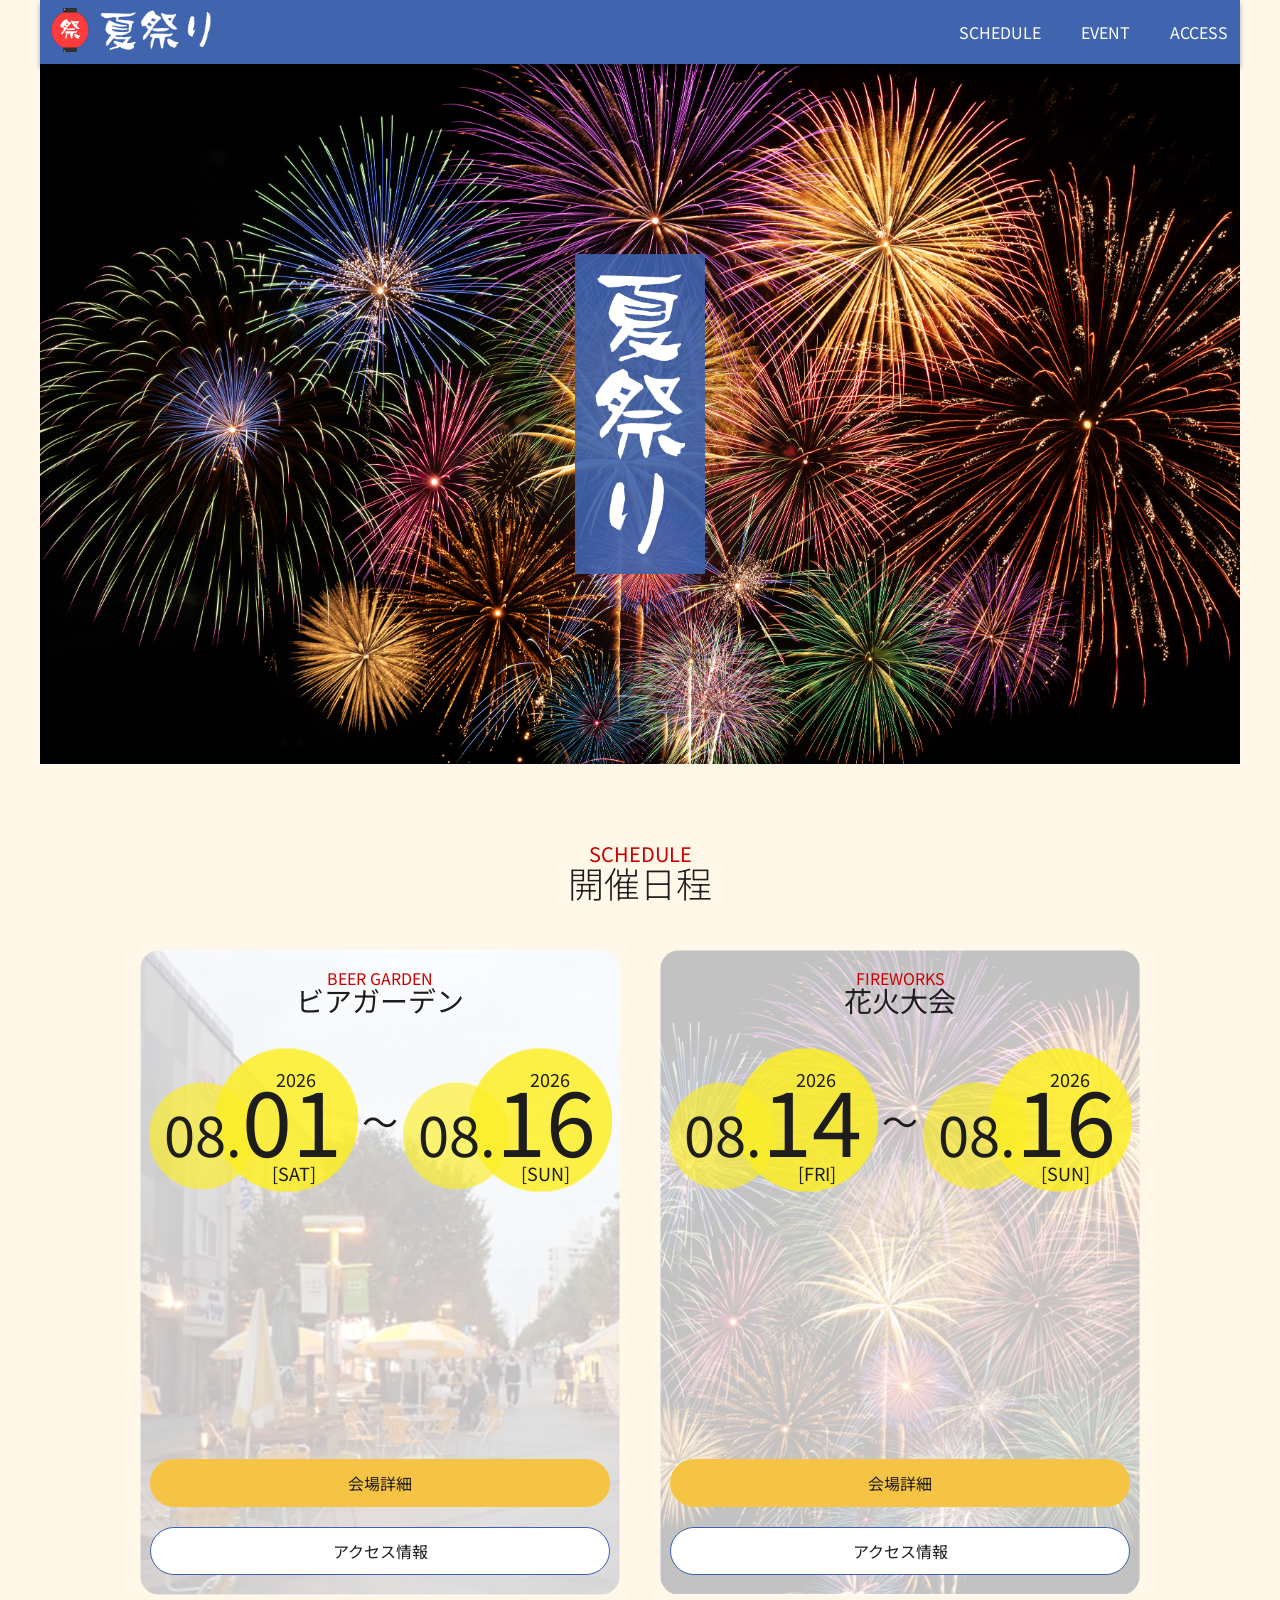
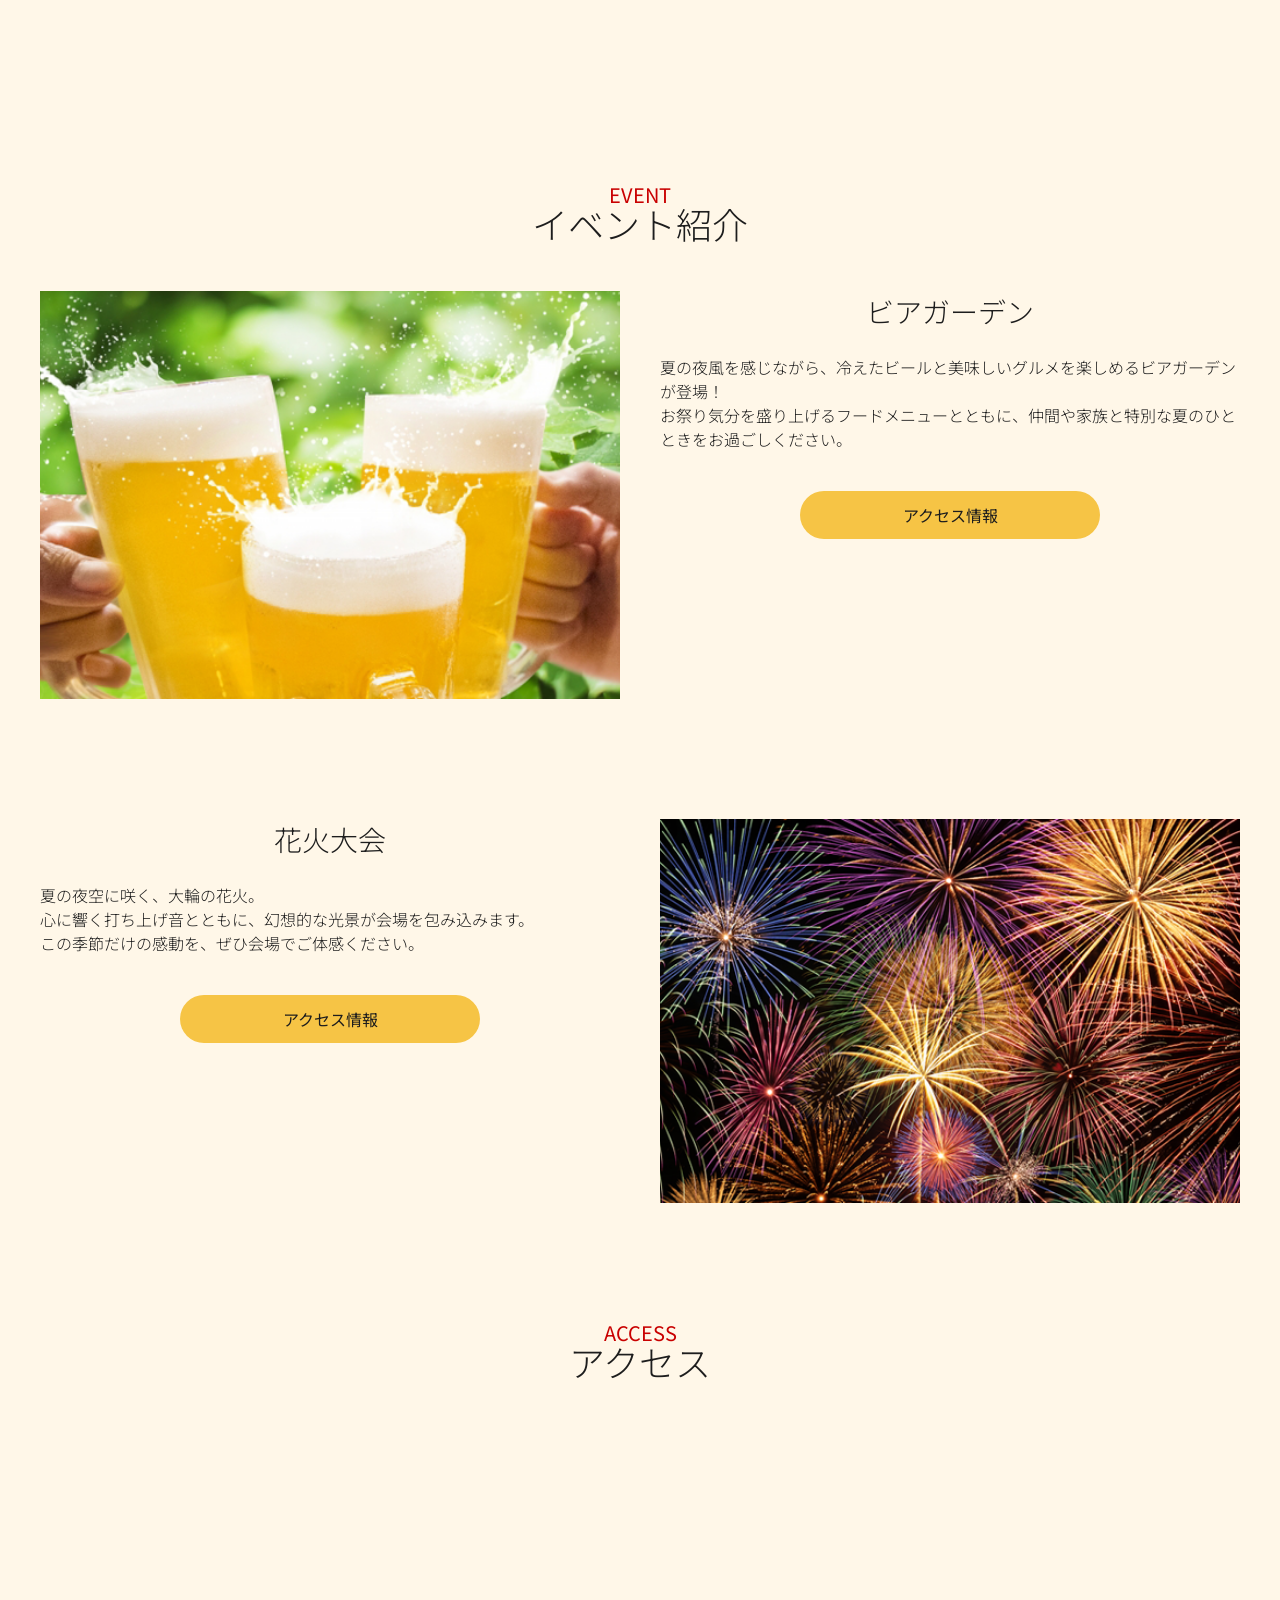
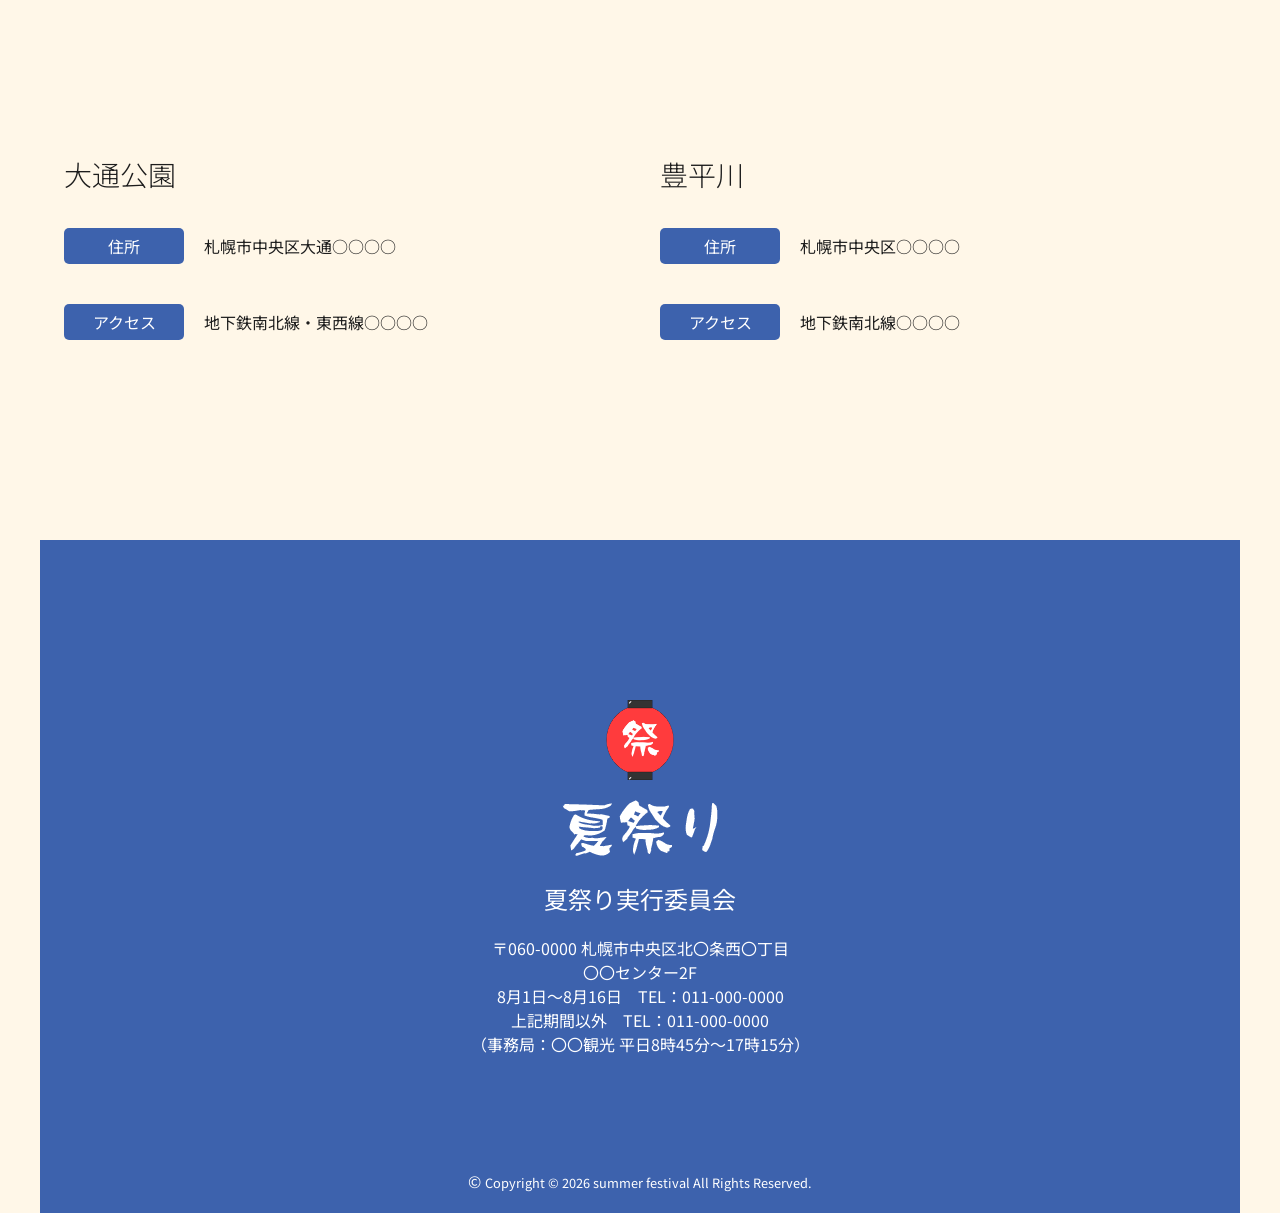
<file: natumaturi/index.html>
<!doctype html>
<html lang="en">
  <head>
    <meta charset="UTF-8" />
    <meta name="viewport" content="width=device-width, initial-scale=1.0" />
    <link rel="stylesheet" href="css/ress.min.css" />
    <link rel="stylesheet" href="css/style.css" />

    <title>仮想夏祭りサイト</title>
  </head>
  <body>
    <div class="wrap">
      <header>
        <h1>
          <a href="index.html">
            <div class="header-title"><img src="img/natumaturi_title.png" alt="夏祭りタイトル文字" /></div>
          </a>
        </h1>
        <div class="header-nav">
          <nav class="desktop-nav" aria-label="PCメニュー">
            <ul>
              <li><a href="#schedule">SCHEDULE</a></li>
              <li><a href="#event">EVENT</a></li>
              <li><a href="#access">ACCESS</a></li>
            </ul>
          </nav>
          <nav class="mobile-nav" aria-label="モバイルメニュー">
            <div>
              <ul>
                <li><a href="#schedule">SCHEDULE</a></li>
                <li><a href="#event">EVENT</a></li>
                <li><a href="#access">ACCESS</a></li>
              </ul>
            </div>
          </nav>
          <button class="hamburger" aria-label="モバイルメニュー開閉ボタン">
            <span class="hamburger-line"></span>
            <span class="hamburger-line"></span>
            <span class="hamburger-line"></span>
          </button>
        </div>
        <div class="hamburger-overlay"></div>
      </header>
      <main>
        <div class="main-visual">
          <img src="img/natumaturi-title.png" alt="夏祭りタイトル文字" />
        </div>

        <section id="schedule">
          <h2>
            <span class="h2-en">SCHEDULE</span>
            <span class="h2-jp">開催日程</span>
          </h2>
          <div class="schedule-container">
            <div class="schedule-card bg-beer-garden">
              <dl>
                <dt>
                  <span class="schedule-title-en">BEER GARDEN</span>
                  <span class="schedule-title-ja">ビアガーデン</span>
                </dt>
                <dd class="schedule-content">
                  <time datetime="2026-08-01">
                    <span class="text-year">2026</span>
                    <div class="time-item">
                      <span class="text-month">08.</span>
                      <span class="text-day">01</span>
                    </div>
                    <span class="text-week">[SAT]</span>
                  </time>
                  <span class="time-nami-item">～</span>
                  <time datetime="2026-08-16">
                    <span class="text-year">2026</span>
                    <div class="time-item">
                      <span class="text-month">08.</span>
                      <span class="text-day">16</span>
                    </div>
                    <span class="text-week">[SUN]</span>
                  </time>
                </dd>
              </dl>
              <div class="schedule-card-buttons">
                <div class="schedule-card-button description"><a href="#beer-garden">会場詳細</a></div>
                <div class="schedule-card-button access"><a href="#access">アクセス情報</a></div>
              </div>
            </div>
            <div class="schedule-card bg-fireworks">
              <dl>
                <dt>
                  <span class="schedule-title-en">FIREWORKS</span>
                  <span class="schedule-title-ja">花火大会</span>
                </dt>
                <dd class="schedule-content">
                  <time datetime="2026-08-14">
                    <span class="text-year">2026</span>
                    <div class="time-item">
                      <span class="text-month">08.</span>
                      <span class="text-day">14</span>
                    </div>
                    <span class="text-week">[FRI]</span>
                  </time>
                  <span class="time-nami-item">～</span>
                  <time datetime="2026-08-16">
                    <span class="text-year">2026</span>
                    <div class="time-item">
                      <span class="text-month">08.</span>
                      <span class="text-day">16</span>
                    </div>
                    <span class="text-week">[SUN]</span>
                  </time>
                </dd>
              </dl>
              <div class="schedule-card-buttons">
                <div class="schedule-card-button description"><a href="#fireworks">会場詳細</a></div>
                <div class="schedule-card-button access"><a href="#access">アクセス情報</a></div>
              </div>
            </div>
          </div>
        </section>

        <section id="event">
          <h2>
            <span class="h2-en">EVENT</span>
            <span class="h2-jp">イベント紹介</span>
          </h2>
          <div class="event-container">
            <div class="event-item" id="beer-garden">
              <div class="event-bg beer-garden"></div>
              <div class="event-content">
                <div class="event-text">
                  <h3 class="event-h3" >ビアガーデン</h3>
                  <p>夏の夜風を感じながら、冷えたビールと美味しいグルメを楽しめるビアガーデンが登場！</p>
                  <p>お祭り気分を盛り上げるフードメニューとともに、仲間や家族と特別な夏のひとときをお過ごしください。</p>
                </div>
                <div class="event-access"><a href="#access">アクセス情報</a></div>
              </div>
            </div>

            <div class="event-item reverse" id="fireworks">
              <div class="event-bg fireworks event-img-reverse"></div>
              <div class="event-content">
                <div class="event-text">
                  <h3 class="event-h3">花火大会</h3>
                  <p>夏の夜空に咲く、大輪の花火。</p>
                  <p>心に響く打ち上げ音とともに、幻想的な光景が会場を包み込みます。</p>
                  <p>この季節だけの感動を、ぜひ会場でご体感ください。</p>
                </div>
                <div class="event-access"><a href="#access">アクセス情報</a></div>
              </div>
            </div>
          </div>
        </section>

        <section  id="access">
          <h2>
            <span class="h2-en">ACCESS</span>
            <span class="h2-jp">アクセス</span>
          </h2>
          <div class="access-container">
            <div class="access-inner">
              <iframe
                src="https://www.google.com/maps/embed?pb=!1m18!1m12!1m3!1d11660.684196101125!2d141.34537997512996!3d43.058869943051!2m3!1f0!2f0!3f0!3m2!1i1024!2i768!4f13.1!3m3!1m2!1s0x5f0b295148c5d329%3A0xe6cb236ed20e09e!2z5aSn6YCa5YWs5ZyS!5e0!3m2!1sja!2sjp!4v1778447767438!5m2!1sja!2sjp"
                width="600"
                height="450"
                style="border: 0"
                allowfullscreen=""
                loading="lazy"
                referrerpolicy="no-referrer-when-downgrade"
              ></iframe>
              <h3 class="access-h3">大通公園</h3>
              <dl>
                <div class="access-item">
                  <dt>住所</dt>
                  <dd>札幌市中央区大通○○○○</dd>
                </div>
                <div class="access-item">
                  <dt>アクセス</dt>
                  <dd>地下鉄南北線・東西線○○○○</dd>
                </div>
              </dl>
            </div>
            <div class="access-inner">
              <iframe
                src="https://www.google.com/maps/embed?pb=!1m18!1m12!1m3!1d1457.9898596972191!2d141.3565062218377!3d43.04185820471039!2m3!1f0!2f0!3f0!3m2!1i1024!2i768!4f13.1!3m3!1m2!1s0x5f0b2a23667a656b%3A0x98dc98afec55a1f!2z44CSMDY0LTA5MTQg5YyX5rW36YGT5pyt5bmM5biC5Lit5aSu5Yy65Y2X77yR77yU5p2h6KW_77yR5LiB55uu!5e0!3m2!1sja!2sjp!4v1778447934813!5m2!1sja!2sjp"
                width="600"
                height="450"
                style="border: 0"
                allowfullscreen=""
                loading="lazy"
                referrerpolicy="no-referrer-when-downgrade"
              ></iframe>
              <h3 class="access-h3">豊平川</h3>
              <dl>
                <div class="access-item">
                  <dt>住所</dt>
                  <dd>札幌市中央区○○○○</dd>
                </div>
                <div class="access-item">
                  <dt>アクセス</dt>
                  <dd>地下鉄南北線○○○○</dd>
                </div>
              </dl>
            </div>
          </div>
        </section>
      </main>
    </div>
    <footer>
      <div class="footer-img">
        <div class="footer-icon"><img src="img/natumaturi_icon.png" alt="夏祭りのアイコン" /></div>
        <div class="footer-title"><img src="img/natumaturi_title.png" alt="" /></div>
        <p class="maturi-text">夏祭り実行委員会</p>
        <p>
          〒060-0000 札幌市中央区北〇条西〇丁目<br />
          〇〇センター2F
        </p>
        <p>8月1日～8月16日　TEL：011-000-0000</p>
        <p>上記期間以外　TEL：011-000-0000</p>
        <p class="footer-last-text">（事務局：〇〇観光 平日8時45分～17時15分）</p>
      </div>
      <p class="copy">&copy; <small>Copyright © 2026 summer festival All Rights Reserved.</small></p>
    </footer>
    <script src="js/main.js"></script>
  </body>
</html>
</file>
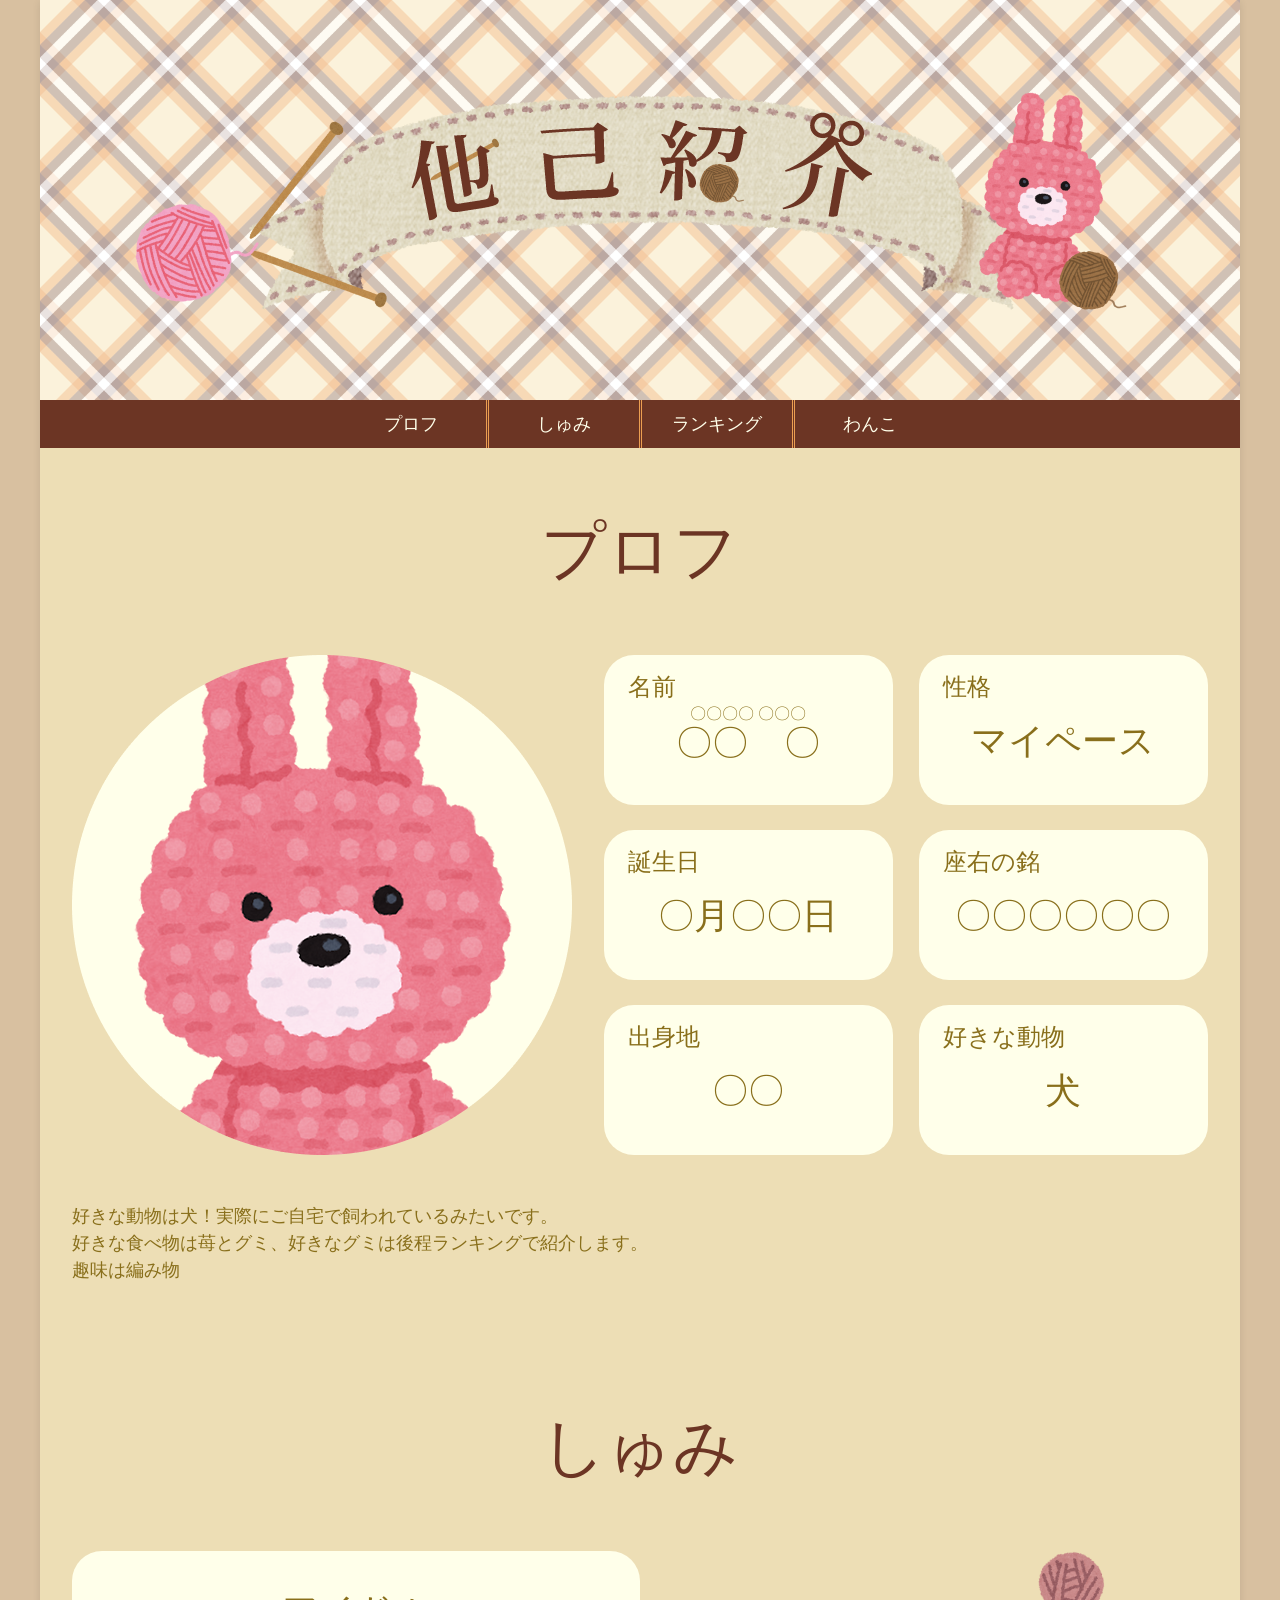
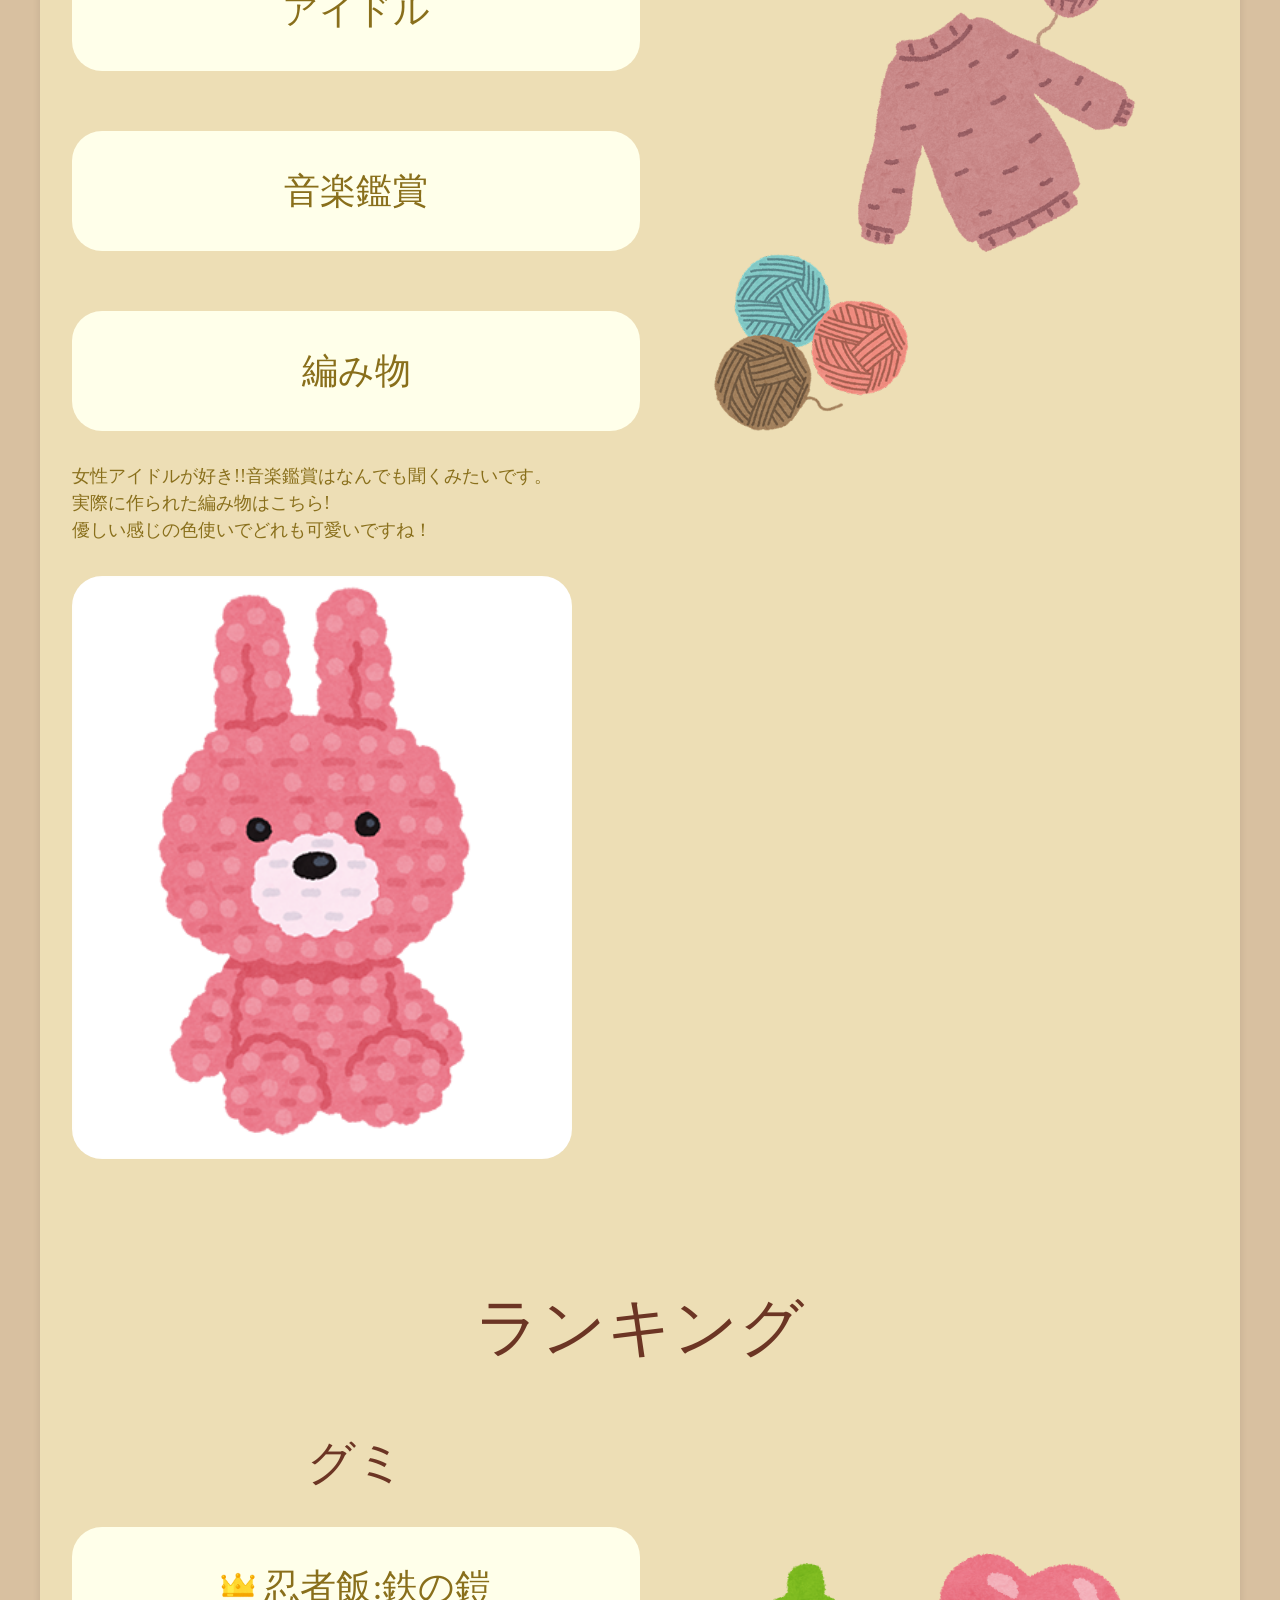
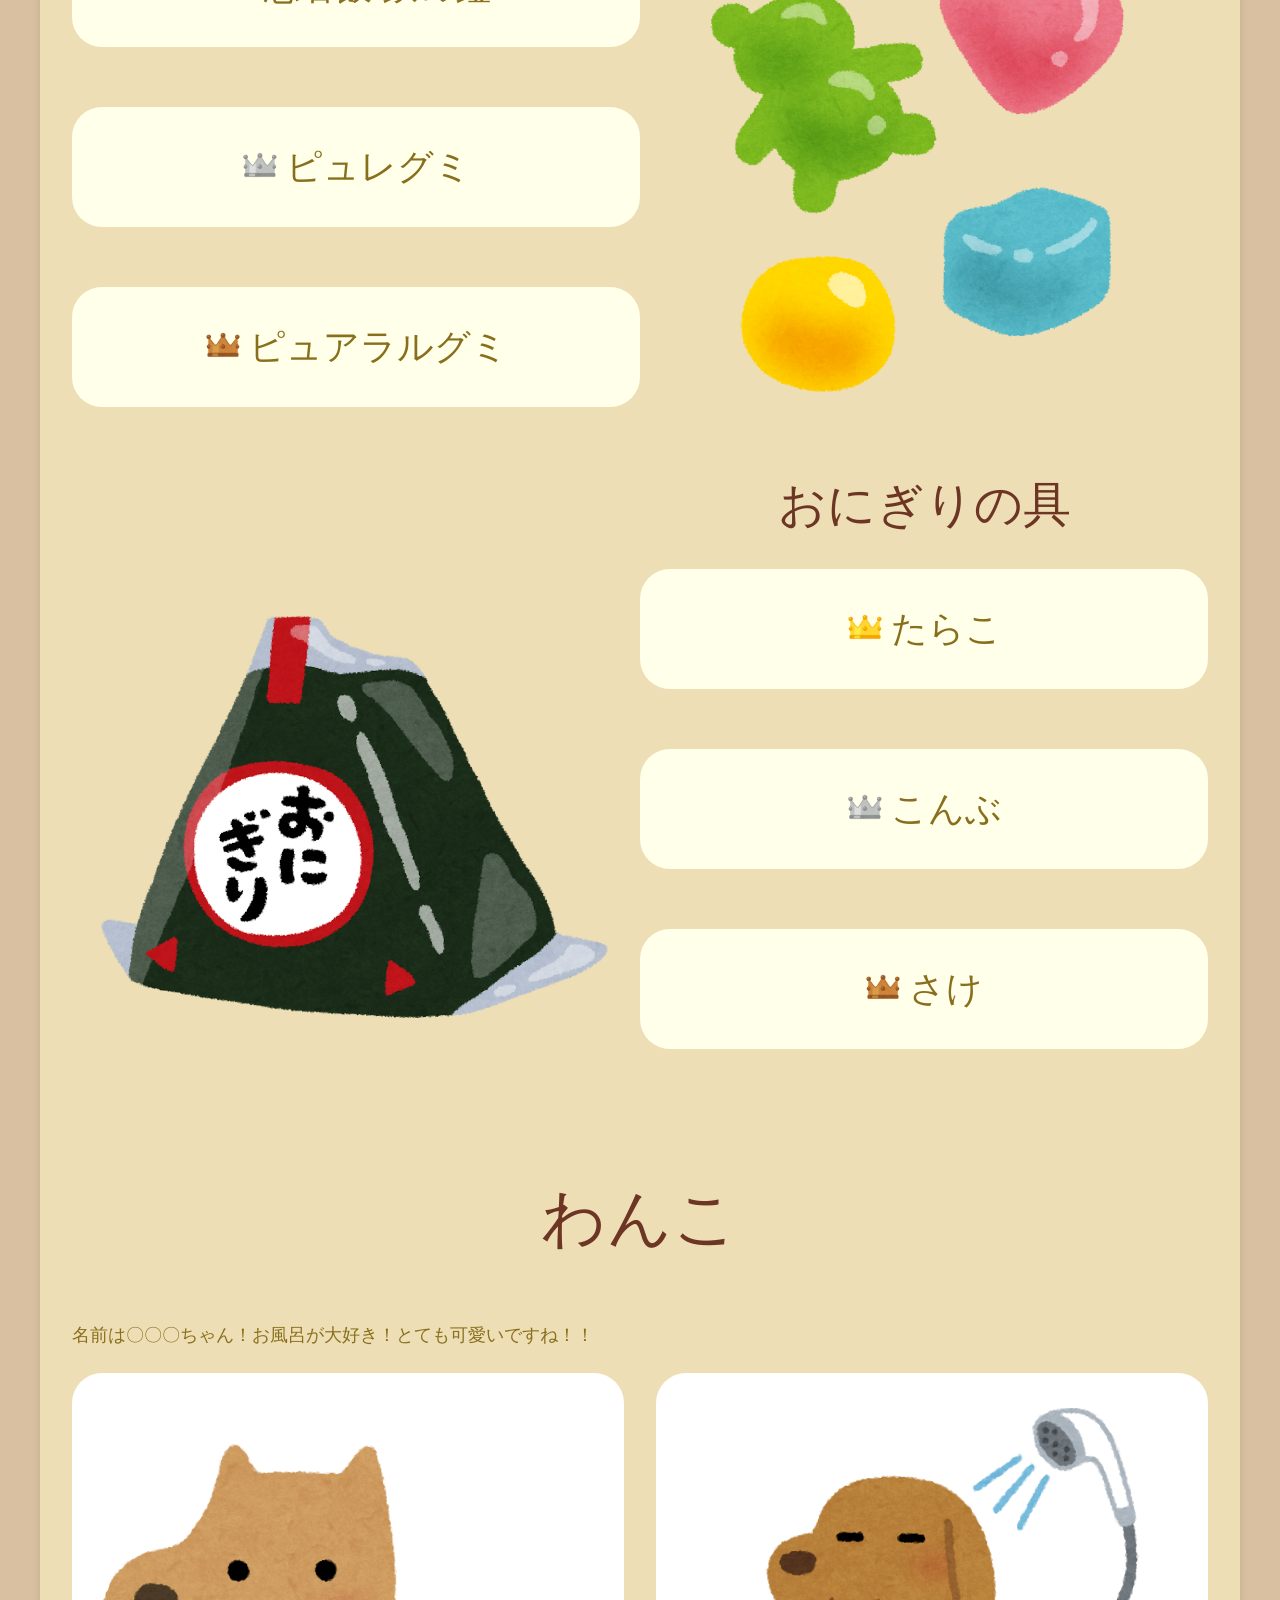
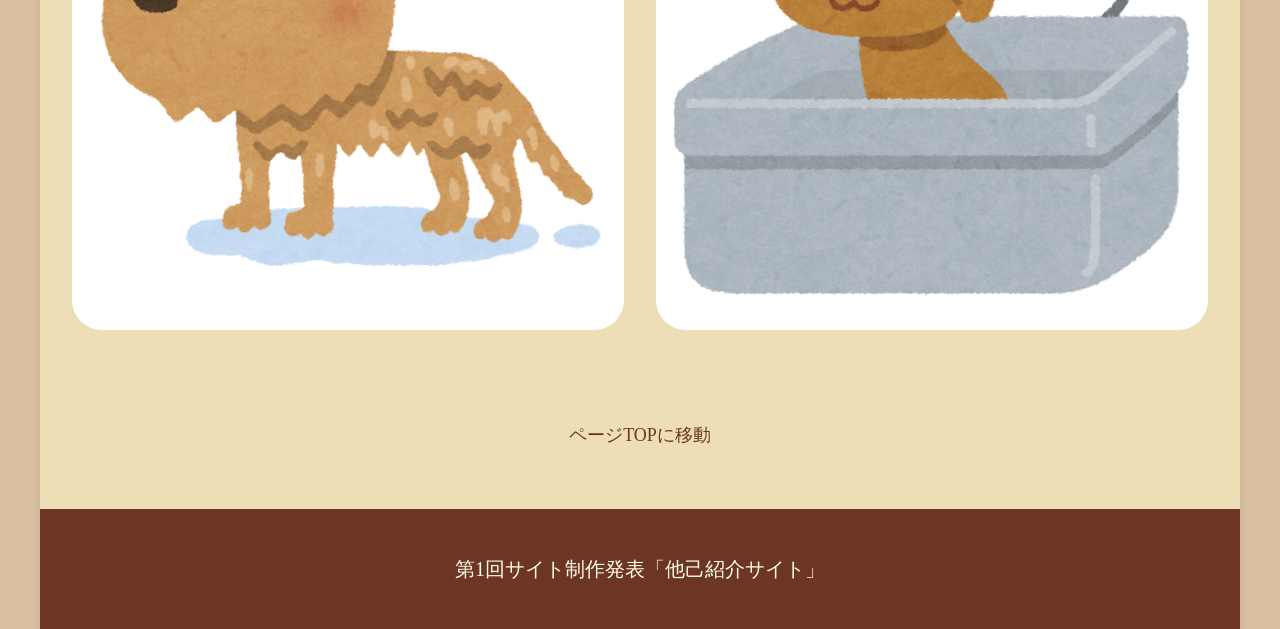
<file: portfolio1/index.html>
<!doctype html>
<html lang="ja">
  <head>
    <meta charset="UTF-8" />
    <meta name="viewport" content="width=device-width, initial-scale=1.0" />
    <link rel="stylesheet" href="css/ress.min.css" />
    <link rel="stylesheet" href="css/style.css" />
    <title>第1回サイト制作発表「他己紹介サイト」</title>
  </head>
  <body>
    <div class="container">
      <header id="header" class="header">
        <h1><img src="img/takosyoukai_title.png" alt="他己紹介" /></h1>
        <nav>
          <ul class="nav">
            <li><a href="#profile">プロフ</a></li>
            <li><a href="#hobby">しゅみ</a></li>
            <li><a href="#ranking">ランキング</a></li>
            <li><a href="#dogs">わんこ</a></li>
          </ul>
        </nav>
      </header>
      <main>
        <article class="profile-section">
          <section id="profile">
            <h2>プロフ</h2>
            <div class="profile_box">
              <div class="profile_image">
                <img src="img/profile_img.png" alt="プロフィール画像" />
              </div>
              <div class="profile_group1">
                <dl>
                  <dt>名前</dt>
                  <dd class="furigana_row">
                    <span class="furigana_sei">〇〇〇〇</span>
                    <span class="furigana_mei">〇〇〇</span>
                  </dd>
                  <dd class="seimei">〇〇　〇</dd>
                </dl>
                <dl>
                  <dt>誕生日</dt>
                  <dd>〇月〇〇日</dd>
                </dl>
                <dl>
                  <dt>出身地</dt>
                  <dd>〇〇</dd>
                </dl>
              </div>
              <div class="profile_group2">
                <dl>
                  <dt>性格</dt>
                  <dd>マイペース</dd>
                </dl>
                <dl>
                  <dt>座右の銘</dt>
                  <dd>〇〇〇〇〇〇</dd>
                </dl>
                <dl>
                  <dt>好きな動物</dt>
                  <dd>犬</dd>
                </dl>
              </div>
            </div>
            <p class="profile_text">
              好きな動物は犬！実際にご自宅で飼われているみたいです。<br />
              好きな食べ物は苺とグミ、好きなグミは後程ランキングで紹介します。<br />
              趣味は編み物
            </p>
          </section>
          <section id="hobby">
            <h2>しゅみ</h2>
            <div class="hobby_box">
              <ul>
                <li><span>アイドル</span></li>
                <li><span>音楽鑑賞</span></li>
                <li><span>編み物</span></li>
              </ul>
              <div class="hobby_bg"></div>
            </div>
            <p class="hobby_text">
              女性アイドルが好き!!音楽鑑賞はなんでも聞くみたいです。<br />
              実際に作られた編み物はこちら!<br />
              優しい感じの色使いでどれも可愛いですね！
            </p>
            <div class="hobby_img">
              <img src="img/toy_amigurumi_nuigurumi.png" alt="編み物" />
            </div>
          </section>
          <section id="ranking">
            <h2>ランキング</h2>
            <div class="gumi_box">
              <div>
                <h3>グミ</h3>
                <ol>
                  <li><span class="icon_text icon_gold">忍者飯:鉄の鎧</span></li>
                  <li><span class="icon_text icon_silver">ピュレグミ</span></li>
                  <li><span class="icon_text icon_bronze">ピュアラルグミ</span></li>
                </ol>
              </div>
              <div class="gumi_bg"></div>
            </div>
            <div class="onigiri_box">
              <div>
                <h3>おにぎりの具</h3>
                <ol>
                  <li><span class="icon_text icon_gold">たらこ</span></li>
                  <li><span class="icon_text icon_silver">こんぶ</span></li>
                  <li><span class="icon_text icon_bronze">さけ</span></li>
                </ol>
              </div>
              <div class="onigiri_bg"></div>
            </div>
          </section>
          <section id="dogs">
            <h2>わんこ</h2>
            <p class="dogs_text">名前は〇〇〇ちゃん！お風呂が大好き！とても可愛いですね！！</p>
            <div class="dogs_box">
              <div class="dogs_img">
                <img class="pinotyan" src="img/pet_hoso_dog.png" alt="〇〇〇ちゃん０１" />
              </div>
              <div class="dogs_img">
                <img src="img/pet_dog_bath.png" alt="〇〇〇ちゃん０２" />
              </div>
            </div>
          </section>
        </article>
        <p class="top_text"><a href="#header">ページTOPに移動</a></p>
      </main>
      <footer><p>第1回サイト制作発表「他己紹介サイト」</p></footer>
    </div>
  </body>
</html>
</file>
<file: natumaturi/css/style.css>
@charset "utf-8";

@import url("https://fonts.googleapis.com/css2?family=Noto+Sans+JP:wght@400;500;700&display=swap");

/* 共通 */

html {
  scroll-behavior: smooth;
}

body {
  font-family: "Noto Sans JP", sans-serif;
  background-color: #fff7e8;
  color: #1d1d1d;
  font-size: 16px;
}

.wrap {
  width: 100%;
  margin: 0 auto;
}

h2 {
  display: flex;
  flex-direction: column;
}

.h2-en {
  font-weight: 300;
  text-align: center;
  font-size: 20px;
  font-weight: 400;
  color: #c90000;
  line-height: 1em;
}

.h2-jp {
  font-size: 36px;
  font-weight: 300;
  text-align: center;
  color: #1d1d1d;
  margin-bottom: 50px;
  line-height: 1em;
}

.event-h3 {
  font-size: 28px;
  font-weight: 300;
  text-align: center;
  margin-bottom: 24px;
}

a {
  text-decoration: none;
  color: #1d1d1d;
}

/* ヘッダー */

header {
  background-color: #3d62adfa;
  position: sticky;
  top: 0;
  z-index: 10;
  box-shadow: 0 4px 5px rgba(0, 0, 0, 0.3);
  display: flex;
  justify-content: space-between;
  height: 64px;
  width: 100%;
  padding: 8px 12px 8px 8px;
}

.header-title {
  display: flex;
  align-items: center;
  gap: 8px;
}

.header-title img {
  height: 40px;
  width: auto;
}

.header-title::before {
  content: "";
  width: 44px;
  height: 44px;
  background: url(../img/natumaturi_icon.png) no-repeat center / contain;
  flex-shrink: 0;
}

.header-item {
  display: flex;
  align-items: center;
}

.header-nav {
  display: flex;
  align-items: center;
}

.header div .mobile-nav ul {
  display: flex;
  flex-direction: column;
  list-style: none;
}

.desktop-nav {
  display: none;
}

.desktop-nav ul {
  display: flex;
  list-style: none;
}

.desktop-nav ul li {
  margin-left: 40px;
}

.desktop-nav ul li a {
  color: #fff;
}

.mobile-nav {
  position: fixed;
  top: 0;
  right: -100%;
  width: 70%;
  height: 100vh;
  background: #3d62ad;
  display: flex;
  flex-direction: column;
  padding: 80px 20px;
  transition: 0.3s;
  z-index: 10;
}

.mobile-nav.active {
  right: 0;
}

.mobile-nav ul {
  padding-top: 40px;
  list-style: none;
}

.mobile-nav ul li {
  height: 100%;
  padding-bottom: 40px;
  border-top: #fff solid 1px;
  display: flex;
  align-items: center;
}

.mobile-nav a {
  color: #fff;
  text-decoration: none;
  font-size: 24px;
}

.hamburger {
  width: 52px;
  height: 44px;
  position: relative;
  background: none;
  border: none;
  cursor: pointer;
  display: block;
  z-index: 10;
}

.hamburger-line {
  position: absolute;
  width: 100%;
  height: 5px;
  background: #fff;
  border-radius: 5px;
  left: 0;
  transition: 0.3s;
}

.hamburger-line:nth-child(1) {
  top: 0;
}
.hamburger-line:nth-child(2) {
  top: 50%;
  transform: translateY(-50%);
}
.hamburger-line:nth-child(3) {
  bottom: 0;
}

.hamburger.active .hamburger-line:nth-child(1) {
  top: 50%;
  transform: translateY(-50%) rotate(45deg);
}

.hamburger.active .hamburger-line:nth-child(2) {
  opacity: 0;
}

.hamburger.active .hamburger-line:nth-child(3) {
  top: 50%;
  transform: translateY(-50%) rotate(-45deg);
}

.hamburger-overlay {
  display: none;
  position: fixed;
  inset: 0;
  background-color: rgba(0, 0, 0, 0.5);
  z-index: 9;
}

.hamburger-overlay.active {
  display: block;
}

/* フッター */

footer {
  background-color: #3d62ad;
  text-align: center;
  color: #fff;
  max-width: 1200px;
  margin: 0 auto;
}

.footer-icon {
  display: flex;
  justify-content: center;
  padding-top: 160px;
  margin-bottom: 20px;
}

.footer-icon img {
  width: 80px;
  height: 80px;
}

.footer-title {
  margin-bottom: 20px;
}

.maturi-text {
  font-size: 24px;
  margin-bottom: 20px;
}

.footer-last-text {
  margin-bottom: 113px;
}

.copy {
  padding-bottom: 20px;
}

/* メイン */

/* メインビジュアル */

.main-visual {
  width: 100%;
  aspect-ratio: 574/700;
  background-image: url(../img/natumaturi_mv_sp.png);
  background-repeat: no-repeat;
  background-size: cover;
  background-position: right;
  position: relative;
  margin-bottom: 80px;
}

.main-visual img {
  position: absolute;
  top: 10%;
  right: 8%;
  background-color: #3d62ade6;
  width: 130px;
  padding: 20px;
}

/* 開催日程 */

#schedule {
  padding: 0 24px;
  margin-bottom: 150px;
  scroll-margin-top: 64px;
}

.schedule-container {
  display: flex;
  flex-direction: column;
  align-items: center;
}

.schedule-card {
  display: flex;
  flex-direction: column;
  justify-content: space-between;
  max-width: 480px;
  width: 100%;
  border-radius: 20px;
  aspect-ratio: 480 / 645;
  background-repeat: no-repeat;
  background-size: cover;
  background-position: center;
  padding: 20px 10px;
  margin-bottom: 40px;
}

.schedule-card.bg-beer-garden {
  background-image: url(../img/beer_garden_cover.png);
}

.schedule-card.bg-fireworks {
  background-image: url(../img/fireworks_cover.png);
}

.schedule-card dt {
  display: flex;
  flex-direction: column;
  align-items: center;
  margin-bottom: 52px;
}

.schedule-title-en {
  font-size: 16px;
  color: #c90000;
  line-height: 1em;
}

.schedule-title-ja {
  font-size: 28px;
  color: #1d1d1d;
  line-height: 1em;
}

.schedule-content {
  display: flex;
  align-items: center;
  justify-content: center;
  gap: 20px;
}

.schedule-content time {
  display: flex;
  flex-direction: column;
  align-items: center;
  position: relative;
}

.schedule-content time::before {
  content: "";
  position: absolute;
  top: 50%;
  left: 50%;
  width: calc(100% + clamp(16px, 4.8vw, 36px));
  height: calc(100% + clamp(16px, 4.8vw, 36px));
  transform: translate(-50%, -50%);
  background-image: url(../img/hizukeback2.png);
  background-repeat: no-repeat;
  background-position: center;
  background-size: contain;
}

.schedule-content time * {
  z-index: 1;
}

.time-nami-item {
  font-size: clamp(22px, calc(15.3px + 1.73vw), 36px);
}

.text-year {
  font-size: clamp(14px, calc(12.1px + 0.49vw), 18px);
  width: 100%;
  text-align: end;
  padding-right: 2vw;
}

.text-month {
  font-size: clamp(32px, calc(20.4px + 2.96vw), 56px);
}

.text-day {
  font-size: clamp(46px, calc(24.8px + 5.43vw), 90px);
  line-height: 0.5em;
}

.text-week {
  font-size: clamp(12px, calc(9.1px + 0.74vw), 18px);
  line-height: 0;
  width: 100%;
  text-align: end;
  padding-right: 2vw;
}

.time-item {
  display: flex;
  align-items: baseline;
}

.schedule-card-button {
  width: 100%;
  font-size: 16px;
  height: 48px;
  border-radius: 35px;
}

.schedule-card-button a {
  display: flex;
  justify-content: center;
  align-items: center;
  width: 100%;
  height: 100%;
}

.schedule-card-button.description {
  background-color: #f6c445;
  margin-bottom: 20px;
}

.schedule-card-button.access {
  border: 1px solid #3d62ad;
  margin-bottom: 0;
  background-color: #fff;
}

/* イベント紹介 */

#event {
  scroll-margin-top: 64px;
}

.event-bg {
  background-repeat: no-repeat;
  background-size: cover;
  background-position: center;
  width: 100%;
  aspect-ratio: 574 / 352;
}

.event-bg.beer-garden {
  background-image: url(../img/beer.png);
}

.event-bg.fireworks {
  background-image: url(../img/fireworks_small_img.png);
}

.event-item {
  margin-bottom: 120px;
}

#beer-garden {
  scroll-margin-top: 64px;
}

#fireworks {
  scroll-margin-top: 64px;
}

.event-content {
  padding: 0 24px;
}

.event-text {
  margin-bottom: 40px;
}

.event-text p {
  font-weight: 300;
}

.event-access {
  background-color: #f6c445;
  margin: 0 47px;
  max-width: 480px;
  width: 100%;
  height: 48px;
  margin: 0 auto 160px;
  border-radius: 40px;
}

.event-access a {
  display: flex;
  justify-content: center;
  align-items: center;
  width: 100%;
  height: 100%;
}

/* アクセス情報 */

#access {
  padding: 0 24px;
  margin: 0 auto 160px;
  scroll-margin-top: 64px;
}

.access-h3 {
  font-size: 28px;
  font-weight: 300;
  margin-bottom: 34px;
}

.access-inner iframe {
  width: 100%;
  height: 320px;
}

.access-item {
  display: flex;
  align-items: center;
  gap: 20px;
  margin-bottom: 40px;
}

.access-item dt {
  display: flex;
  justify-content: center;
  align-items: center;
  flex-shrink: 0;
  width: 120px;
  height: 36px;
  color: #fff;
  border-radius: 5px;
  background-color: #3d62ad;
}

.access-title {
  display: inline-block;
}

.access-text {
  display: inline-block;
  height: 36px;
}

/* レスポンシブ */
@media (min-width: 997px) {
  .desktop-nav {
    display: block;
  }

  .hamburger {
    display: none;
  }

  .wrap {
    max-width: 1200px;
  }

  .main-visual {
    height: 700px;
    width: 100%;
    background-image: url(../img/natumaturi-main-v.jpg);
    background-repeat: no-repeat;
    background-size: cover;
    background-position: center;
    position: relative;
  }

  .main-visual img {
    position: absolute;
    top: 50%;
    left: 50%;
    transform: translate(-50%, -50%);
    background-color: #3d62ade6;
    padding: 20px;
  }

  #schedule {
    padding: 0;
  }

  .schedule-container {
    display: flex;
    flex-direction: row;
    justify-content: center;
    gap: 40px;
  }

  .event-container {
    display: flex;
    flex-direction: column;
  }

  .event-item {
    display: flex;
    gap: 40px;
  }

  .event-bg {
    flex: 1;
  }

  .event-content {
    flex: 1;
    padding: 0;
  }

  .event-item.reverse {
    flex-direction: row-reverse;
  }

  .event-access {
    max-width: 300px;
  }

  .event-text {
    flex: 1;
  }

  .access-container {
    display: flex;
    justify-content: space-between;
    gap: 40px;
  }

  .access-inner {
    flex: 1;
  }
}

@media (min-width: 1200px) {
  .wrap {
    max-width: 1200px;
  }
}
/*  */
/*  */
/*  */
/*  */
/*  */
</file>
<file: portfolio1/css/style.css>
@charset "UTF-8";

body {
  color: #896f1b;
  font-size: 18px;
  background-color: rgb(216, 192, 160);
}

.container {
  background-color: #eddeb5;
  width: 100%;
}

h1 {
  /* padding: 32px 0; */
  font-size: 64px;
  text-align: center;
  background-image: url(../img/check_1775119544261.png);
  background-repeat: repeat;
  background-size: 128px 128px;
  background-color: rgba(255, 255, 255, 0.3);
  background-blend-mode: lighten;
}

h1 > img {
  width: 100%;
  display: block;
}

h2 {
  color: #6c3524;
  font-size: 48px;
  font-weight: 500;
  letter-spacing: 30%;
  padding: 30px 0;
  text-align: center;
}

h3 {
  color: #6c3524;
  font-size: 40px;
  font-weight: 500;
  letter-spacing: 30%;
  text-align: center;
  margin-bottom: 32px;
}

p {
  line-height: 1.5;
  letter-spacing: 20%;
}

ul.nav {
  padding: 0;
  list-style: none;
  background-color: #6c3524;
}

ul.nav > li {
  border-bottom: 3px double #ec9e51;
  width: 100%;
}

ul.nav > li > a {
  display: block;
  padding: 12px 12px;
  width: 100%;
  color: #ffffea;
}

ul.nav > li > a:hover {
  color: #ec9e51;
}

a:link,
a:visited,
a:active {
  text-decoration: none;
  color: inherit;
}

a:hover {
  color: #ec9e51;
}

article {
  padding: 0 32px;
}

article ul {
  list-style: none;
  padding: 0;
  margin: 0;
}

article li {
  background-color: #ffffea;
  border-radius: 30px;
  display: flex;
  align-items: center;
  justify-content: center;
  width: 100%;
  height: 120px;
  margin-bottom: 25px;
}

article li:last-child {
  margin-bottom: 60px;
}

article li > span {
  font-size: 36px;
  font-weight: 500;
}

dl {
  width: 100%;
  height: 150px;
  background-color: #ffffea;
  border-radius: 30px;
  color: #896f1b;
  font-weight: 500;

  margin: 0 0 25px 0;
}

dl > dt {
  padding: 16px 0 0 24px;
  font-size: 24px;
}

dl > dd {
  font-size: 36px;
  letter-spacing: 30%;
  margin: 14px auto auto;
  text-align: center;
}

dl > dd.furigana_row {
  font-size: 16px;
  margin: 1px auto auto;
}

dl > dd.seimei {
  margin: -6px auto auto;
}

footer {
  height: 120px;
  width: 100%;
  background-color: #6c3524;
}
footer > p {
  font-size: 16px;
  color: #ffffea;
  text-align: center;
  padding: 45px 0;
}

.profile_box {
  margin-bottom: 48px;
}

.profile_image {
  width: 100%;
  height: 100%;
  margin: 0 0 25px 0;
}

.profile_image > img {
  width: 100%;
  height: 100%;
}

.profile_text {
  margin-bottom: 60px;
}

.hobby_bg {
  display: none;
}

.hobby_text {
  margin-bottom: 32px;
}

.hobby_img {
  width: 100%;
  margin-bottom: 60px;
}

.hobby_img > img {
  width: 100%;
  height: 100%;
  border-radius: 30px;
}

.icon_text {
  display: block;
}
.icon_text::before {
  content: "";
  display: inline-block;
  width: 36px;
  height: 36px;
  background-size: contain;
  background-repeat: no-repeat;
  margin-right: 8px;
  vertical-align: middle;
}

.icon_gold::before {
  background-image: url(../img/crown_gold.png);
}

.icon_silver::before {
  background-image: url(../img/crown_silver.png);
}

.icon_bronze::before {
  background-image: url(../img/crown_bronze.png);
}

.gumi_bg {
  display: none;
}

.onigiri_bg {
  display: none;
}

.dogs_text {
  margin-bottom: 24px;
}

.dogs_img {
  width: 100%;
  margin-bottom: 32px;
}

.dogs_img > img {
  width: 100%;
  height: 100%;
  border-radius: 30px;
}

.top_text {
  margin-bottom: 60px;
  text-align: center;
  color: #6c3524;
}

/* PC向け */
@media (min-width: 769px) {
  .container {
    background-color: #eddeb5;
    width: 1200px;
    margin: 0 auto;
    box-shadow: 0 2px 8px rgba(0, 0, 0, 0.1);
  }

  h2 {
    font-size: 64px;
    padding: 60px 0;
  }

  h3 {
    font-size: 48px;
  }

  ul.nav {
    display: flex;
    justify-content: center;
    padding: 0;
    list-style: none;
    background-color: #6c3524;
  }

  ul.nav > li {
    border-right: 3px double #ec9e51;
    padding: 0 15px;
    border-bottom: none;
    width: auto;
  }

  ul.nav > li:last-child {
    border-right: none;
  }

  ul.nav > li > a {
    display: block;
    padding: 12px 0;
    width: 120px;
    text-align: center;
    color: #ffffea;
  }

  .profile_box {
    display: flex;
    margin-bottom: 48px;
  }

  .profile_image {
    width: 500px;
    height: 500px;
    margin: 0 32px 0 0;
  }

  .profile_group1 {
    padding-right: 25.5px;
  }

  dl {
    width: 289.5px;
  }

  dl:last-child {
    margin: 0;
  }

  .hobby_box {
    display: flex;
    margin-bottom: 32px;
  }

  article li {
    width: 568px;
    margin-bottom: 60px;
  }

  article li:last-child {
    margin-bottom: 0;
  }

  .hobby_bg {
    display: block;
    background-image: url("../img/sweater_keitodama.png");
    background-size: contain;
    background-position: center;
    background-repeat: no-repeat;
    width: 568px;
    height: 480px;
  }

  .hobby_img {
    width: 500px;
    height: auto;
    margin-bottom: 60px;
  }

  .gumi_box {
    display: flex;
    margin-bottom: 60px;
  }

  .gumi_bg {
    display: block;
    width: 582px;
    height: 480px;
    background-image: url("../img/sweets_gumi.png");
    background-size: contain;
    background-position: center;
    background-repeat: no-repeat;
    margin-top: 102px;
  }

  .onigiri_box {
    display: flex;
    flex-direction: row-reverse;
    margin-bottom: 60px;
  }

  .onigiri_bg {
    display: block;
    width: 582px;
    height: 480px;
    background-image: url("../img/food_konbini_onigiri.png");
    background-size: contain;
    background-position: center;
    background-repeat: no-repeat;
    margin-top: 102px;
  }

  .dogs_box {
    display: flex;
    margin-bottom: 60px;
  }

  .dogs_img {
    width: 552px;
    height: auto;
    margin-right: 32px;
  }

  .dogs_img:last-child {
    margin-right: 0;
  }

  footer > p {
    font-size: 20px;
  }
}
</file>
<file: natumaturi/css/ress.min.css>
html {
  -webkit-text-size-adjust: 100%;
  box-sizing: border-box;
  -moz-tab-size: 4;
  tab-size: 4;
  word-break: normal;
}
*,
:after,
:before {
  background-repeat: no-repeat;
  box-sizing: inherit;
}
:after,
:before {
  text-decoration: inherit;
  vertical-align: inherit;
}
* {
  margin: 0;
  padding: 0;
}
hr {
  color: inherit;
  height: 0;
  overflow: visible;
}
details,
main {
  display: block;
}
summary {
  display: list-item;
}
small {
  font-size: 80%;
}
[hidden] {
  display: none;
}
abbr[title] {
  border-bottom: none;
  text-decoration: underline;
  text-decoration: underline dotted;
}
a {
  background-color: transparent;
}
a:active,
a:hover {
  outline-width: 0;
}
code,
kbd,
pre,
samp {
  font-family: monospace, monospace;
}
pre {
  font-size: 1em;
}
b,
strong {
  font-weight: bolder;
}
sub,
sup {
  font-size: 75%;
  line-height: 0;
  position: relative;
  vertical-align: baseline;
}
sub {
  bottom: -0.25em;
}
sup {
  top: -0.5em;
}
table {
  border-color: inherit;
  text-indent: 0;
}
iframe {
  border-style: none;
}
input {
  border-radius: 0;
}
[type="number"]::-webkit-inner-spin-button,
[type="number"]::-webkit-outer-spin-button {
  height: auto;
}
[type="search"] {
  -webkit-appearance: textfield;
  outline-offset: -2px;
}
[type="search"]::-webkit-search-decoration {
  -webkit-appearance: none;
}
textarea {
  overflow: auto;
  resize: vertical;
}
button,
input,
optgroup,
select,
textarea {
  font: inherit;
}
optgroup {
  font-weight: 700;
}
button {
  overflow: visible;
}
button,
select {
  text-transform: none;
}
[role="button"],
[type="button"],
[type="reset"],
[type="submit"],
button {
  cursor: pointer;
}
[type="button"]::-moz-focus-inner,
[type="reset"]::-moz-focus-inner,
[type="submit"]::-moz-focus-inner,
button::-moz-focus-inner {
  border-style: none;
  padding: 0;
}
[type="button"]::-moz-focus-inner,
[type="reset"]::-moz-focus-inner,
[type="submit"]::-moz-focus-inner,
button:-moz-focusring {
  outline: 1px dotted ButtonText;
}
[type="reset"],
[type="submit"],
button,
html [type="button"] {
  -webkit-appearance: button;
}
button,
input,
select,
textarea {
  background-color: transparent;
  border-style: none;
}
a:focus,
button:focus,
input:focus,
select:focus,
textarea:focus {
  outline-width: 0;
}
select {
  -moz-appearance: none;
  -webkit-appearance: none;
}
select::-ms-expand {
  display: none;
}
select::-ms-value {
  color: currentColor;
}
legend {
  border: 0;
  color: inherit;
  display: table;
  max-width: 100%;
  white-space: normal;
}
::-webkit-file-upload-button {
  -webkit-appearance: button;
  color: inherit;
  font: inherit;
}
[disabled] {
  cursor: default;
}
img {
  border-style: none;
}
progress {
  vertical-align: baseline;
}
[aria-busy="true"] {
  cursor: progress;
}
[aria-controls] {
  cursor: pointer;
}
[aria-disabled="true"] {
  cursor: default;
}
</file>
<file: portfolio1/css/ress.min.css>
html{-webkit-text-size-adjust:100%;box-sizing:border-box;-moz-tab-size:4;tab-size:4;word-break:normal}*,:after,:before{background-repeat:no-repeat;box-sizing:inherit}:after,:before{text-decoration:inherit;vertical-align:inherit}*{margin:0;padding:0}hr{color:inherit;height:0;overflow:visible}details,main{display:block}summary{display:list-item}small{font-size:80%}[hidden]{display:none}abbr[title]{border-bottom:none;text-decoration:underline;text-decoration:underline dotted}a{background-color:transparent}a:active,a:hover{outline-width:0}code,kbd,pre,samp{font-family:monospace,monospace}pre{font-size:1em}b,strong{font-weight:bolder}sub,sup{font-size:75%;line-height:0;position:relative;vertical-align:baseline}sub{bottom:-.25em}sup{top:-.5em}table{border-color:inherit;text-indent:0}iframe{border-style:none}input{border-radius:0}[type=number]::-webkit-inner-spin-button,[type=number]::-webkit-outer-spin-button{height:auto}[type=search]{-webkit-appearance:textfield;outline-offset:-2px}[type=search]::-webkit-search-decoration{-webkit-appearance:none}textarea{overflow:auto;resize:vertical}button,input,optgroup,select,textarea{font:inherit}optgroup{font-weight:700}button{overflow:visible}button,select{text-transform:none}[role=button],[type=button],[type=reset],[type=submit],button{cursor:pointer}[type=button]::-moz-focus-inner,[type=reset]::-moz-focus-inner,[type=submit]::-moz-focus-inner,button::-moz-focus-inner{border-style:none;padding:0}[type=button]::-moz-focus-inner,[type=reset]::-moz-focus-inner,[type=submit]::-moz-focus-inner,button:-moz-focusring{outline:1px dotted ButtonText}[type=reset],[type=submit],button,html [type=button]{-webkit-appearance:button}button,input,select,textarea{background-color:transparent;border-style:none}a:focus,button:focus,input:focus,select:focus,textarea:focus{outline-width:0}select{-moz-appearance:none;-webkit-appearance:none}select::-ms-expand{display:none}select::-ms-value{color:currentColor}legend{border:0;color:inherit;display:table;max-width:100%;white-space:normal}::-webkit-file-upload-button{-webkit-appearance:button;color:inherit;font:inherit}[disabled]{cursor:default}img{border-style:none}progress{vertical-align:baseline}[aria-busy=true]{cursor:progress}[aria-controls]{cursor:pointer}[aria-disabled=true]{cursor:default}
</file>
